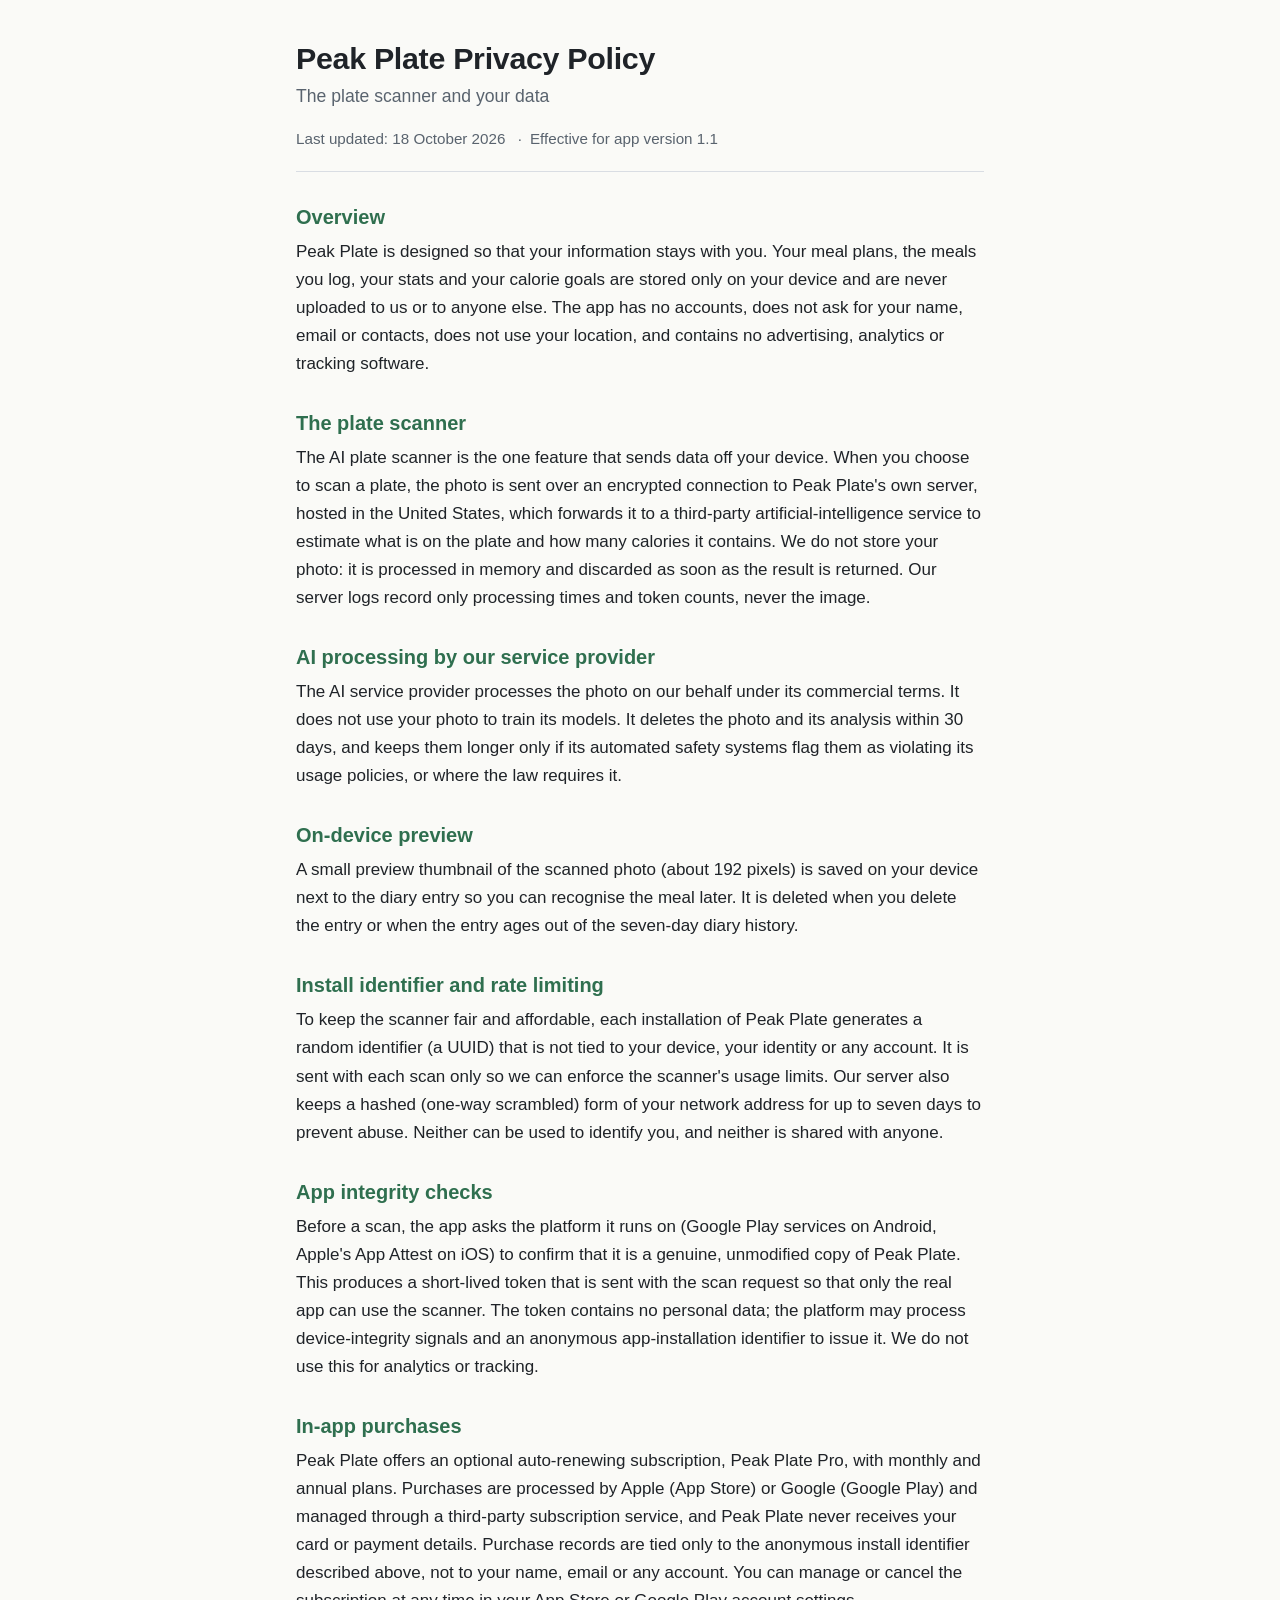
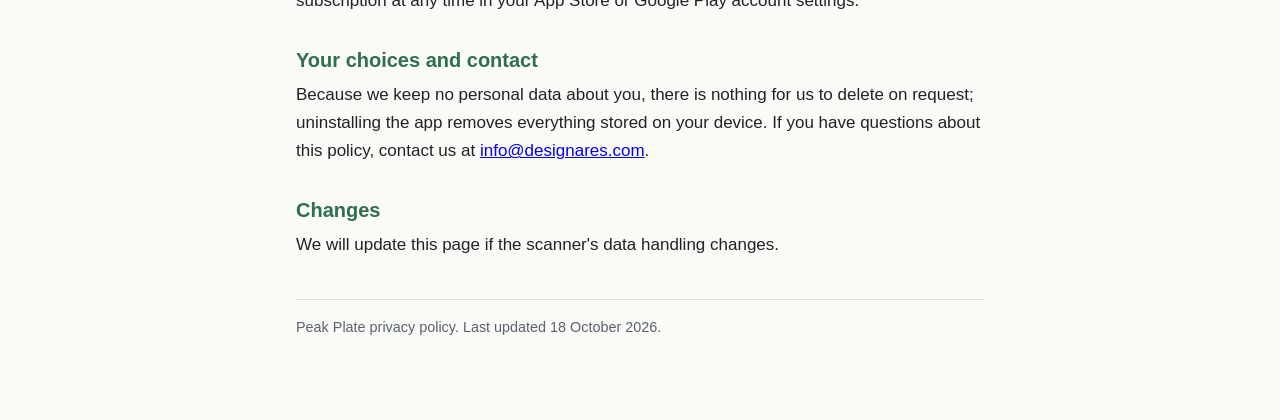
<file: index.html>
<!doctype html>
<html lang="en">
<head>
  <meta charset="utf-8">
  <meta name="viewport" content="width=device-width, initial-scale=1">
  <meta name="description" content="Privacy policy for the Peak Plate app: what the AI plate scanner does with your photo, what stays on your device, and how to contact us.">
  <title>Peak Plate Privacy Policy</title>
  <style>
    :root {
      color-scheme: light dark;
      --bg: #fafaf7;
      --fg: #1f2328;
      --muted: #59636e;
      --rule: #d9dde3;
      --accent: #2f6f4f;
      --mark-bg: #fff3b0;
      --mark-fg: #3b2f00;
    }
    @media (prefers-color-scheme: dark) {
      :root {
        --bg: #14171a;
        --fg: #e6e9ec;
        --muted: #9aa4ae;
        --rule: #2c3238;
        --accent: #7fc8a0;
        --mark-bg: #4a3f0a;
        --mark-fg: #fff3b0;
      }
    }
    * { box-sizing: border-box; }
    html { -webkit-text-size-adjust: 100%; }
    body {
      margin: 0;
      background: var(--bg);
      color: var(--fg);
      font-family: -apple-system, BlinkMacSystemFont, "Segoe UI", Roboto, "Helvetica Neue", Arial, sans-serif;
      font-size: 17px;
      line-height: 1.65;
    }
    main {
      max-width: 720px;
      margin: 0 auto;
      padding: 40px 16px 64px;
    }
    header {
      border-bottom: 1px solid var(--rule);
      padding-bottom: 20px;
      margin-bottom: 28px;
    }
    h1 {
      font-size: 1.9rem;
      line-height: 1.2;
      margin: 0 0 6px;
      letter-spacing: -0.01em;
    }
    .subtitle {
      margin: 0 0 14px;
      font-size: 1.1rem;
      color: var(--muted);
    }
    .meta {
      margin: 0;
      font-size: 0.95rem;
      color: var(--muted);
    }
    .meta span + span::before {
      content: "\00b7";
      margin: 0 8px;
    }
    h2 {
      font-size: 1.25rem;
      line-height: 1.3;
      margin: 32px 0 8px;
      color: var(--accent);
    }
    p { margin: 0 0 16px; }
    mark {
      background: var(--mark-bg);
      color: var(--mark-fg);
      padding: 0 4px;
      border-radius: 3px;
      font-weight: 600;
    }
    footer {
      margin-top: 40px;
      padding-top: 16px;
      border-top: 1px solid var(--rule);
      font-size: 0.9rem;
      color: var(--muted);
    }
    @media (max-width: 480px) {
      body { font-size: 16px; }
      main { padding-top: 28px; }
      h1 { font-size: 1.6rem; }
    }
  </style>
</head>
<body>
  <main>
    <header>
      <h1>Peak Plate Privacy Policy</h1>
      <p class="subtitle">The plate scanner and your data</p>
      <p class="meta">
        <span>Last updated: 18 October 2026</span>
        <span>Effective for app version 1.1</span>
      </p>
    </header>

    <h2 id="overview">Overview</h2>
    <p>Peak Plate is designed so that your information stays with you. Your meal plans, the meals you log, your stats and your calorie goals are stored only on your device and are never uploaded to us or to anyone else. The app has no accounts, does not ask for your name, email or contacts, does not use your location, and contains no advertising, analytics or tracking software.</p>

    <h2 id="plate-scanner">The plate scanner</h2>
    <p>The AI plate scanner is the one feature that sends data off your device. When you choose to scan a plate, the photo is sent over an encrypted connection to Peak Plate's own server, hosted in the United States, which forwards it to a third-party artificial-intelligence service to estimate what is on the plate and how many calories it contains. We do not store your photo: it is processed in memory and discarded as soon as the result is returned. Our server logs record only processing times and token counts, never the image.</p>

    <h2 id="ai-processing">AI processing by our service provider</h2>
    <p>The AI service provider processes the photo on our behalf under its commercial terms. It does not use your photo to train its models. It deletes the photo and its analysis within 30 days, and keeps them longer only if its automated safety systems flag them as violating its usage policies, or where the law requires it.</p>

    <h2 id="on-device-preview">On-device preview</h2>
    <p>A small preview thumbnail of the scanned photo (about 192 pixels) is saved on your device next to the diary entry so you can recognise the meal later. It is deleted when you delete the entry or when the entry ages out of the seven-day diary history.</p>

    <h2 id="install-identifier">Install identifier and rate limiting</h2>
    <p>To keep the scanner fair and affordable, each installation of Peak Plate generates a random identifier (a UUID) that is not tied to your device, your identity or any account. It is sent with each scan only so we can enforce the scanner's usage limits. Our server also keeps a hashed (one-way scrambled) form of your network address for up to seven days to prevent abuse. Neither can be used to identify you, and neither is shared with anyone.</p>

    <h2 id="app-integrity">App integrity checks</h2>
    <p>Before a scan, the app asks the platform it runs on (Google Play services on Android, Apple's App Attest on iOS) to confirm that it is a genuine, unmodified copy of Peak Plate. This produces a short-lived token that is sent with the scan request so that only the real app can use the scanner. The token contains no personal data; the platform may process device-integrity signals and an anonymous app-installation identifier to issue it. We do not use this for analytics or tracking.</p>

    <h2 id="in-app-purchases">In-app purchases</h2>
    <p>Peak Plate offers an optional auto-renewing subscription, Peak Plate Pro, with monthly and annual plans. Purchases are processed by Apple (App Store) or Google (Google Play) and managed through a third-party subscription service, and Peak Plate never receives your card or payment details. Purchase records are tied only to the anonymous install identifier described above, not to your name, email or any account. You can manage or cancel the subscription at any time in your App Store or Google Play account settings.</p>

    <h2 id="choices-and-contact">Your choices and contact</h2>
    <p>Because we keep no personal data about you, there is nothing for us to delete on request; uninstalling the app removes everything stored on your device. If you have questions about this policy, contact us at <a href="mailto:info@designares.com">info@designares.com</a>.</p>

    <h2 id="changes">Changes</h2>
    <p>We will update this page if the scanner's data handling changes.</p>

    <footer>
      <p>Peak Plate privacy policy. Last updated 18 October 2026.</p>
    </footer>
  </main>
</body>
</html>
</file>
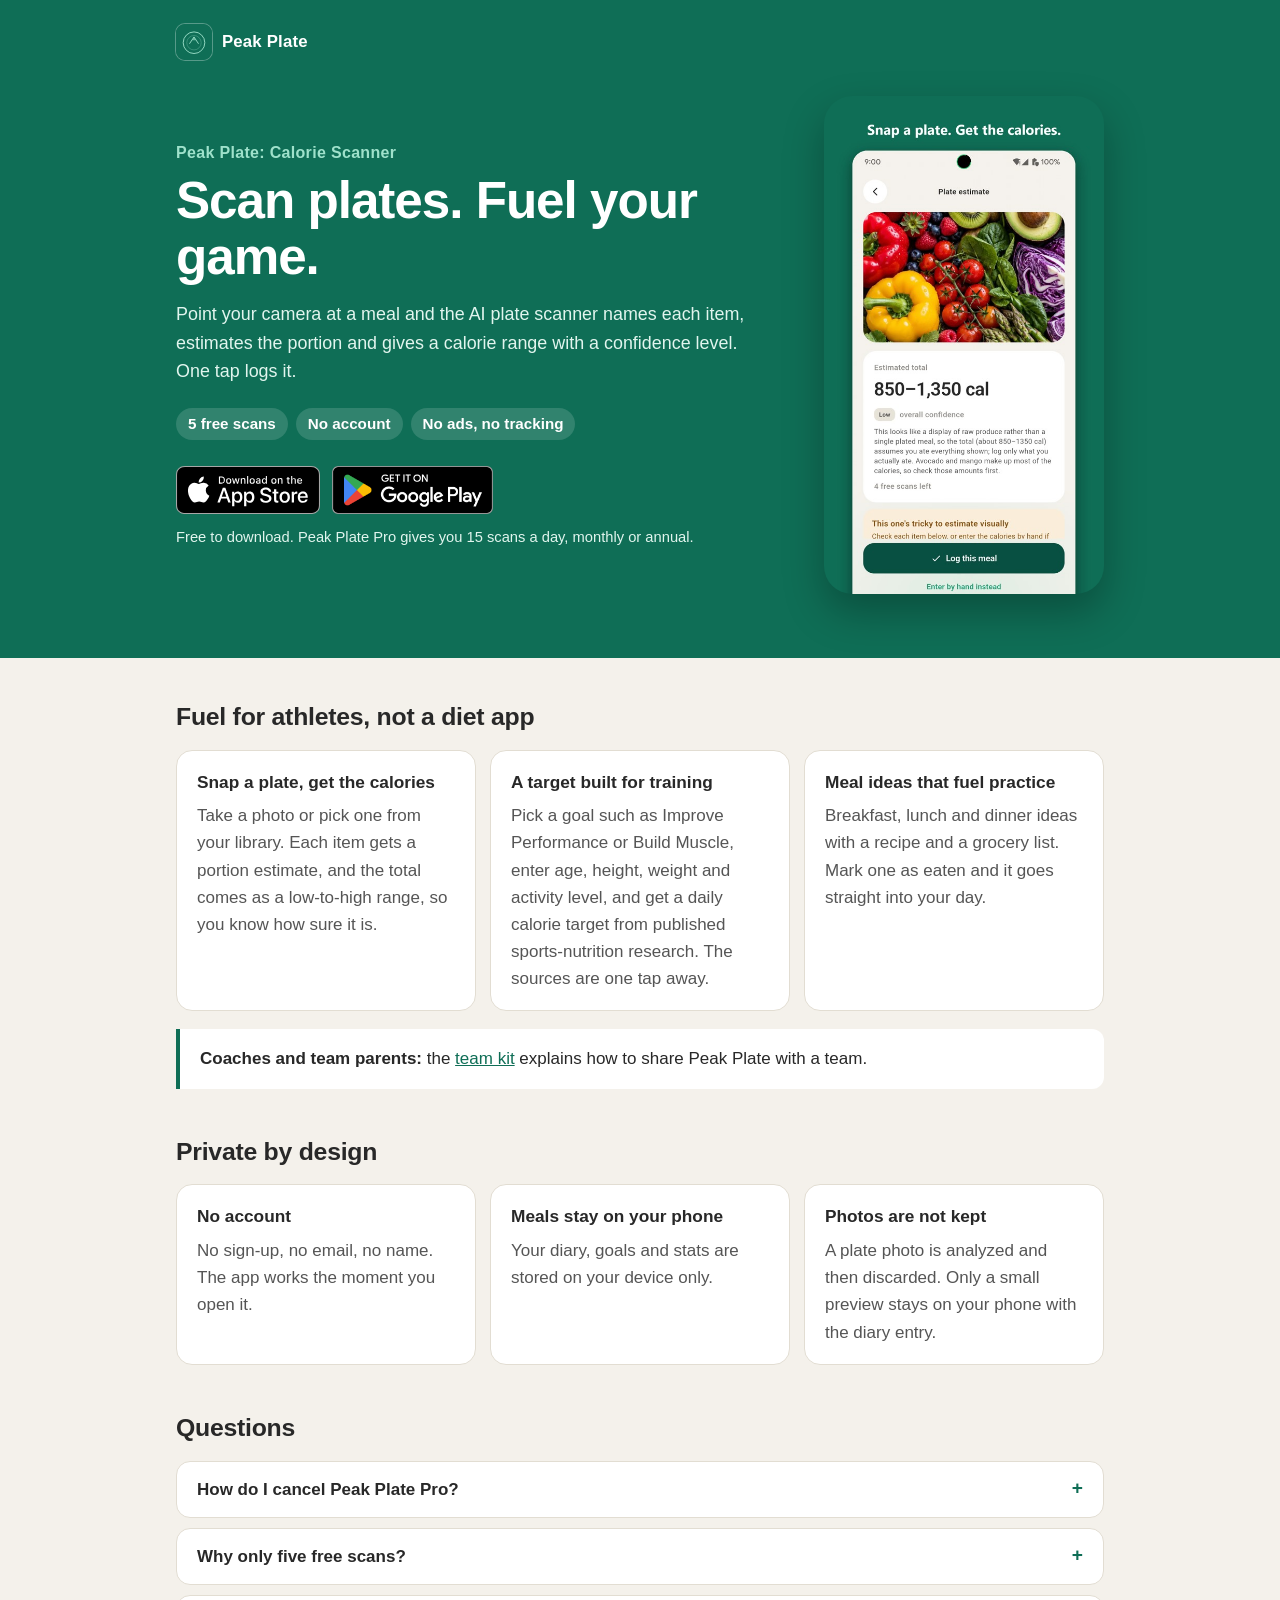
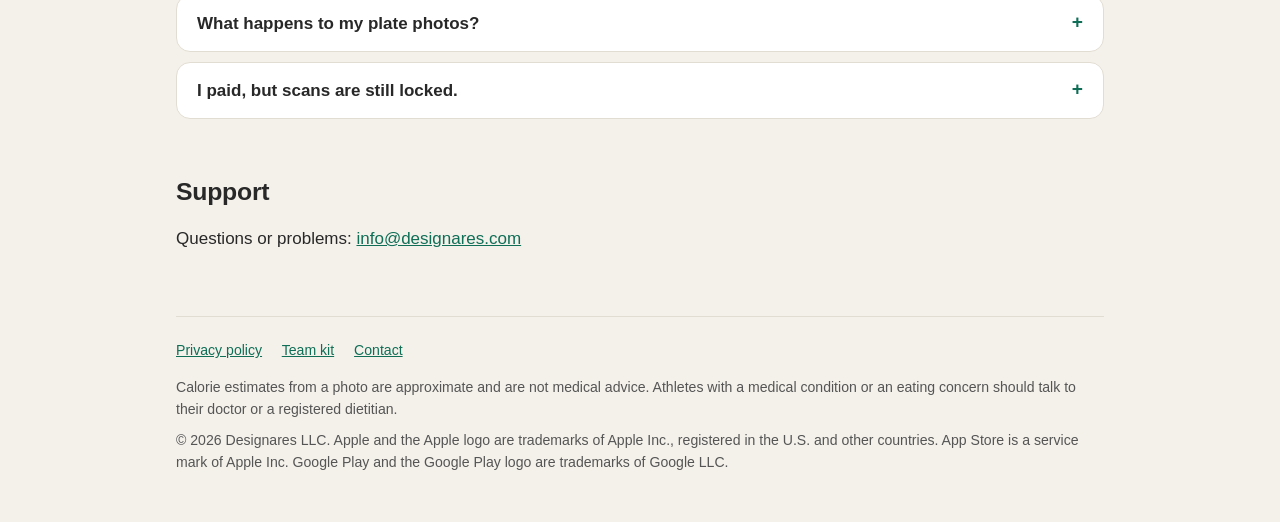
<file: app/index.html>
<!doctype html>
<html lang="en">
<head>
  <meta charset="utf-8">
  <meta name="viewport" content="width=device-width, initial-scale=1">
  <meta http-equiv="Content-Security-Policy" content="default-src 'none'; img-src 'self'; media-src 'self'; style-src 'self'; script-src 'self'; base-uri 'none'; form-action 'none'">
  <meta name="referrer" content="no-referrer">
  <title>Peak Plate: Calorie Scanner</title>
  <meta name="description" content="Scan plates. Fuel your game. Point your camera at a meal and Peak Plate's AI plate scanner gives an itemized calorie range in seconds. 5 free scans, no account, no tracking.">
  <link rel="canonical" href="https://dereksean.github.io/peakplate-site/app/">
  <link rel="icon" href="icon.svg" type="image/svg+xml">
  <link rel="apple-touch-icon" href="apple-touch-icon.png">
  <meta name="theme-color" content="#0f6e56">
  <meta property="og:type" content="website">
  <meta property="og:title" content="Peak Plate: Calorie Scanner">
  <meta property="og:description" content="Scan plates. Fuel your game. 5 free scans, no account, no tracking.">
  <meta property="og:url" content="https://dereksean.github.io/peakplate-site/app/">
  <meta property="og:image" content="https://dereksean.github.io/peakplate-site/app/share.jpg">
  <meta property="og:image:width" content="1024">
  <meta property="og:image:height" content="500">
  <meta name="twitter:card" content="summary_large_image">
  <script src="campaign.js" defer></script>
  <link rel="stylesheet" href="site.css">
</head>
<body>
  <header class="hero">
    <div class="wrap">
      <p class="brand"><img src="icon.svg" alt="" width="36" height="36"> Peak Plate</p>
      <div class="hero-grid">
        <div>
          <p class="eyebrow">Peak Plate: Calorie Scanner</p>
          <h1>Scan plates. Fuel your game.</h1>
          <p class="lead">Point your camera at a meal and the AI plate scanner names each item, estimates the portion and gives a calorie range with a confidence level. One tap logs it.</p>
          <ul class="facts">
            <li>5 free scans</li>
            <li>No account</li>
            <li>No ads, no tracking</li>
          </ul>
          <!-- The hrefs are the "site" campaign links; campaign.js swaps them for ?c=video, videoboost, coach or searchads. -->
          <div class="badges">
            <a data-store="ios" href="https://apps.apple.com/app/apple-store/id6788466814?pt=125384112&amp;ct=site&amp;mt=8"><img src="badge-app-store.svg" alt="Download on the App Store" width="144" height="48"></a>
            <a data-store="play" href="https://play.google.com/store/apps/details?id=com.peakplate.peak_plate&amp;referrer=utm_source%3Dpeakplate_site%26utm_medium%3Dweb%26utm_campaign%3Dsite"><img src="badge-google-play.png" alt="Get it on Google Play" width="161" height="48"></a>
          </div>
          <p class="small-print">Free to download. Peak Plate Pro gives you 15 scans a day, monthly or annual.</p>
        </div>
        <figure class="clip">
          <!--
            Scanner clip placeholder. When the 15-second clip is ready, save it here as
            scanner-clip.mp4 (1080 x 1920, H.264, real screen recording per video-scripts.md)
            and replace the <img> below with:
            <video src="scanner-clip.mp4" poster="scanner-poster.jpg" width="540" height="960"
                   controls muted playsinline preload="none"
                   aria-label="15-second clip: scanning a plate with Peak Plate"></video>
          -->
          <img src="scanner-poster.jpg" width="540" height="960" alt="The Peak Plate results screen: a photo of fresh produce, an estimated total of 850 to 1,350 calories with a confidence level, and a Log this meal button.">
        </figure>
      </div>
    </div>
  </header>

  <main class="wrap">
    <section aria-labelledby="what">
      <h2 id="what">Fuel for athletes, not a diet app</h2>
      <ul class="cards">
        <li>
          <h3>Snap a plate, get the calories</h3>
          <p>Take a photo or pick one from your library. Each item gets a portion estimate, and the total comes as a low-to-high range, so you know how sure it is.</p>
        </li>
        <li>
          <h3>A target built for training</h3>
          <p>Pick a goal such as Improve Performance or Build Muscle, enter age, height, weight and activity level, and get a daily calorie target from published sports-nutrition research. The sources are one tap away.</p>
        </li>
        <li>
          <h3>Meal ideas that fuel practice</h3>
          <p>Breakfast, lunch and dinner ideas with a recipe and a grocery list. Mark one as eaten and it goes straight into your day.</p>
        </li>
      </ul>
      <p class="coach-note"><strong>Coaches and team parents:</strong> the <a href="coach.html">team kit</a> explains how to share Peak Plate with a team.</p>
    </section>

    <section aria-labelledby="private">
      <h2 id="private">Private by design</h2>
      <ul class="cards">
        <li>
          <h3>No account</h3>
          <p>No sign-up, no email, no name. The app works the moment you open it.</p>
        </li>
        <li>
          <h3>Meals stay on your phone</h3>
          <p>Your diary, goals and stats are stored on your device only.</p>
        </li>
        <li>
          <h3>Photos are not kept</h3>
          <p>A plate photo is analyzed and then discarded. Only a small preview stays on your phone with the diary entry.</p>
        </li>
      </ul>
    </section>

    <section class="faq" aria-labelledby="faq">
      <h2 id="faq">Questions</h2>
      <details id="cancel">
        <summary>How do I cancel Peak Plate Pro?</summary>
        <div>
          <p><strong>iPhone:</strong> Settings &gt; your name &gt; Subscriptions &gt; Peak Plate Pro &gt; Cancel Subscription.</p>
          <p><strong>Android:</strong> Google Play &gt; profile picture &gt; Payments and subscriptions &gt; Subscriptions &gt; Peak Plate Pro &gt; Cancel.</p>
          <p>Pro stays on until the end of the period you paid for. Deleting the app does not cancel the subscription.</p>
        </div>
      </details>
      <details id="free-scans">
        <summary>Why only five free scans?</summary>
        <div>
          <p>Each scan runs a paid analysis on our servers, so every install gets five to try it; Peak Plate Pro covers up to 15 a day. Typing a meal in by hand is free and unlimited.</p>
        </div>
      </details>
      <details id="photos">
        <summary>What happens to my plate photos?</summary>
        <div>
          <p>A plate photo is analyzed and then discarded. It is never stored on our servers, and the AI service that analyzes it deletes it within 30 days (the <a href="../">privacy policy</a> lists the narrow exceptions). Only a small preview stays on your phone with the diary entry, and it is deleted with the entry.</p>
        </div>
      </details>
      <details id="restore">
        <summary>I paid, but scans are still locked.</summary>
        <div>
          <p>Open Profile &gt; Restore purchases. If that does not help, email us with the store (App Store or Google Play) and the date of purchase.</p>
        </div>
      </details>
    </section>

    <section class="support" aria-labelledby="support">
      <h2 id="support">Support</h2>
      <p>Questions or problems: <a href="mailto:info@designares.com">info@designares.com</a></p>
    </section>

    <footer>
      <nav aria-label="Site">
        <a href="../">Privacy policy</a>
        <a href="coach.html">Team kit</a>
        <a href="mailto:info@designares.com">Contact</a>
      </nav>
      <p class="disclaimer">Calorie estimates from a photo are approximate and are not medical advice. Athletes with a medical condition or an eating concern should talk to their doctor or a registered dietitian.</p>
      <p>&copy; 2026 Designares LLC. Apple and the Apple logo are trademarks of Apple Inc., registered in the U.S. and other countries. App Store is a service mark of Apple Inc. Google Play and the Google Play logo are trademarks of Google LLC.</p>
    </footer>
  </main>
</body>
</html>
</file>
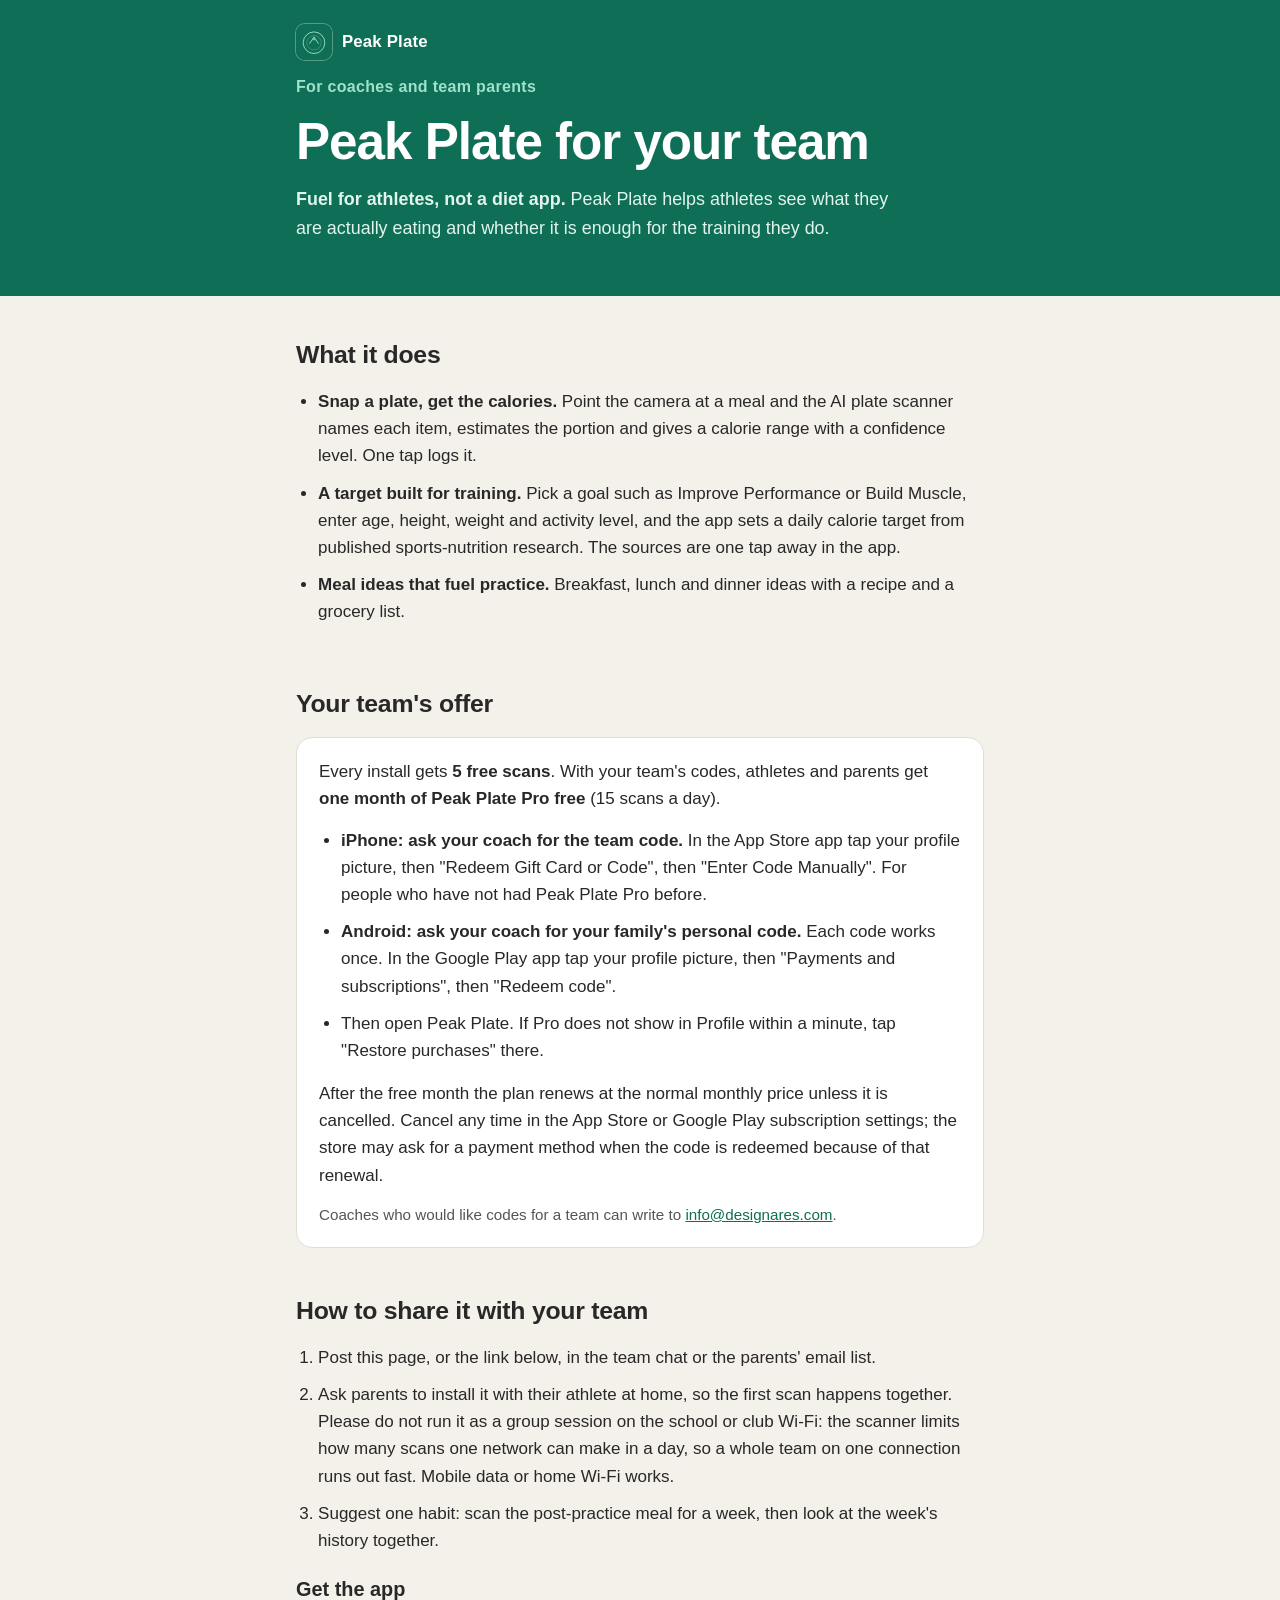
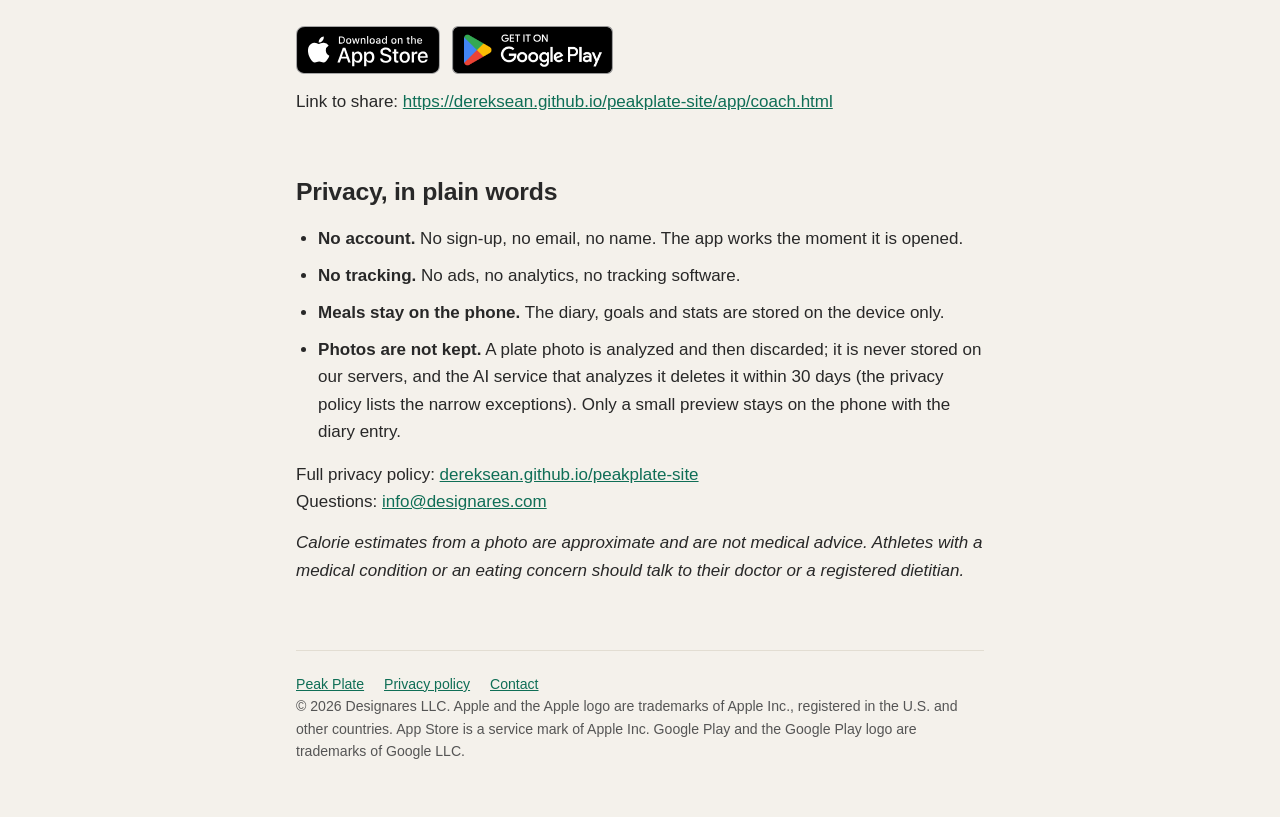
<file: app/coach.html>
<!doctype html>
<html lang="en">
<head>
  <meta charset="utf-8">
  <meta name="viewport" content="width=device-width, initial-scale=1">
  <meta http-equiv="Content-Security-Policy" content="default-src 'none'; img-src 'self'; style-src 'self'; script-src 'self'; base-uri 'none'; form-action 'none'">
  <meta name="referrer" content="no-referrer">
  <title>Peak Plate for your team</title>
  <meta name="description" content="Peak Plate for coaches and team parents: what the AI plate scanner does, your team's offer, how to share it, and the privacy promise in plain words.">
  <link rel="canonical" href="https://dereksean.github.io/peakplate-site/app/coach.html">
  <link rel="icon" href="icon.svg" type="image/svg+xml">
  <link rel="apple-touch-icon" href="apple-touch-icon.png">
  <meta name="theme-color" content="#0f6e56">
  <meta property="og:type" content="website">
  <meta property="og:title" content="Peak Plate for your team">
  <meta property="og:description" content="Fuel for athletes, not a diet app. One month of Peak Plate Pro free with your team's code.">
  <meta property="og:url" content="https://dereksean.github.io/peakplate-site/app/coach.html">
  <meta property="og:image" content="https://dereksean.github.io/peakplate-site/app/share.jpg">
  <meta property="og:image:width" content="1024">
  <meta property="og:image:height" content="500">
  <meta name="twitter:card" content="summary_large_image">
  <link rel="stylesheet" href="site.css">
  <script src="coach.js" defer></script>
</head>
<body>
  <!-- The coach kit from the PeakPlate repo, docs/marketing/coach-kit.md (the part below its line).
       Open as coach.html?code=TEAMCODE to show a team's App Store code; coach.js fills it in. -->
  <header class="hero hero-compact">
    <div class="wrap prose">
      <p class="brand"><a href="./"><img src="icon.svg" alt="" width="36" height="36"> Peak Plate</a></p>
      <p class="eyebrow">For coaches and team parents</p>
      <h1>Peak Plate for your team</h1>
      <p class="lead"><strong>Fuel for athletes, not a diet app.</strong> Peak Plate helps athletes see what they are actually eating and whether it is enough for the training they do.</p>
    </div>
  </header>

  <main class="wrap prose">
    <section aria-labelledby="what">
      <h2 id="what">What it does</h2>
      <ul>
        <li><strong>Snap a plate, get the calories.</strong> Point the camera at a meal and the AI plate scanner names each item, estimates the portion and gives a calorie range with a confidence level. One tap logs it.</li>
        <li><strong>A target built for training.</strong> Pick a goal such as Improve Performance or Build Muscle, enter age, height, weight and activity level, and the app sets a daily calorie target from published sports-nutrition research. The sources are one tap away in the app.</li>
        <li><strong>Meal ideas that fuel practice.</strong> Breakfast, lunch and dinner ideas with a recipe and a grocery list.</li>
      </ul>
    </section>

    <section aria-labelledby="offer">
      <h2 id="offer">Your team's offer</h2>
      <div class="offer">
        <p>Every install gets <strong>5 free scans</strong>. With your team's codes, athletes and parents get <strong>one month of Peak Plate Pro free</strong> (15 scans a day).</p>
        <ul>
          <li data-with-code hidden><strong>iPhone: team code <span class="code" data-team-code></span>.</strong> <a data-redeem href="https://apps.apple.com/redeem?ctx=offercodes&amp;id=6788466814">Open the redemption link</a> on the iPhone, or in the App Store app tap your profile picture, then "Redeem Gift Card or Code", then "Enter Code Manually". For people who have not had Peak Plate Pro before.</li>
          <li data-without-code><strong>iPhone: ask your coach for the team code.</strong> In the App Store app tap your profile picture, then "Redeem Gift Card or Code", then "Enter Code Manually". For people who have not had Peak Plate Pro before.</li>
          <li><strong>Android: ask your coach for your family's personal code.</strong> Each code works once. In the Google Play app tap your profile picture, then "Payments and subscriptions", then "Redeem code".</li>
          <li>Then open Peak Plate. If Pro does not show in Profile within a minute, tap "Restore purchases" there.</li>
        </ul>
        <p>After the free month the plan renews at the normal monthly price unless it is cancelled. Cancel any time in the App Store or Google Play subscription settings; the store may ask for a payment method when the code is redeemed because of that renewal.</p>
        <p class="note" data-without-code>Coaches who would like codes for a team can write to <a href="mailto:info@designares.com">info@designares.com</a>.</p>
      </div>
    </section>

    <section aria-labelledby="share">
      <h2 id="share">How to share it with your team</h2>
      <ol>
        <li>Post this page, or the link below, in the team chat or the parents' email list.</li>
        <li>Ask parents to install it with their athlete at home, so the first scan happens together. Please do not run it as a group session on the school or club Wi-Fi: the scanner limits how many scans one network can make in a day, so a whole team on one connection runs out fast. Mobile data or home Wi-Fi works.</li>
        <li>Suggest one habit: scan the post-practice meal for a week, then look at the week's history together.</li>
      </ol>
      <h3 id="get">Get the app</h3>
      <div class="badges coach-badges">
        <a href="https://apps.apple.com/app/apple-store/id6788466814?pt=125384112&amp;ct=coach&amp;mt=8"><img src="badge-app-store.svg" alt="Download on the App Store" width="144" height="48"></a>
        <a href="https://play.google.com/store/apps/details?id=com.peakplate.peak_plate&amp;referrer=utm_source%3Dpeakplate_site%26utm_medium%3Dreferral%26utm_campaign%3Dcoach"><img src="badge-google-play.png" alt="Get it on Google Play" width="161" height="48"></a>
      </div>
      <p>Link to share: <a class="share-link" data-share href="https://dereksean.github.io/peakplate-site/app/coach.html">https://dereksean.github.io/peakplate-site/app/coach.html</a></p>
    </section>

    <section aria-labelledby="privacy">
      <h2 id="privacy">Privacy, in plain words</h2>
      <ul>
        <li><strong>No account.</strong> No sign-up, no email, no name. The app works the moment it is opened.</li>
        <li><strong>No tracking.</strong> No ads, no analytics, no tracking software.</li>
        <li><strong>Meals stay on the phone.</strong> The diary, goals and stats are stored on the device only.</li>
        <li><strong>Photos are not kept.</strong> A plate photo is analyzed and then discarded; it is never stored on our servers, and the AI service that analyzes it deletes it within 30 days (the privacy policy lists the narrow exceptions). Only a small preview stays on the phone with the diary entry.</li>
      </ul>
      <p>Full privacy policy: <a href="../">dereksean.github.io/peakplate-site</a><br>
      Questions: <a href="mailto:info@designares.com">info@designares.com</a></p>
      <p><em>Calorie estimates from a photo are approximate and are not medical advice. Athletes with a medical condition or an eating concern should talk to their doctor or a registered dietitian.</em></p>
    </section>

    <footer>
      <nav aria-label="Site">
        <a href="./">Peak Plate</a>
        <a href="../">Privacy policy</a>
        <a href="mailto:info@designares.com">Contact</a>
      </nav>
      <p class="disclaimer">&copy; 2026 Designares LLC. Apple and the Apple logo are trademarks of Apple Inc., registered in the U.S. and other countries. App Store is a service mark of Apple Inc. Google Play and the Google Play logo are trademarks of Google LLC.</p>
    </footer>
  </main>
</body>
</html>
</file>
<file: app/site.css>
/* Shared styles for the Peak Plate app pages (index.html and coach.html). */
:root {
  color-scheme: light dark;
  --bg: #f4f1eb;
  --fg: #282828;
  --muted: #555555;
  --card: #ffffff;
  --rule: #e2ddd2;
  --accent: #0f6e56;
  --band: #0f6e56;
  --band-fg: #ffffff;
  --band-soft: #e1f5ee;
  --band-mint: #9fe1cb;
  --chip: rgba(255, 255, 255, 0.14);
}
@media (prefers-color-scheme: dark) {
  :root {
    --bg: #111816;
    --fg: #e8ece9;
    --muted: #a3ada8;
    --card: #18211e;
    --rule: #2a3531;
    --accent: #7fd3b4;
    --band: #0b4f3e;
    --band-fg: #ffffff;
    --band-soft: #d4efe5;
    --band-mint: #9fe1cb;
    --chip: rgba(255, 255, 255, 0.10);
  }
}
* { box-sizing: border-box; }
html { -webkit-text-size-adjust: 100%; }
body {
  margin: 0;
  background: var(--bg);
  color: var(--fg);
  font-family: -apple-system, BlinkMacSystemFont, "Segoe UI", Roboto, "Helvetica Neue", Arial, sans-serif;
  font-size: 17px;
  line-height: 1.6;
}
a { color: var(--accent); }
a:focus-visible, summary:focus-visible {
  outline: 3px solid var(--band-mint);
  outline-offset: 3px;
  border-radius: 4px;
}
.wrap {
  max-width: 960px;
  margin: 0 auto;
  padding: 0 16px;
}

/* Hero band */
.hero {
  background: var(--band);
  color: var(--band-fg);
  padding: 20px 0 48px;
}
.brand {
  display: flex;
  align-items: center;
  gap: 10px;
  margin: 0 0 36px;
  font-weight: 700;
  font-size: 1.05rem;
  letter-spacing: 0.01em;
}
.brand img { width: 36px; height: 36px; border-radius: 9px; box-shadow: 0 0 0 1px rgba(255, 255, 255, 0.3); }
.hero-grid {
  display: grid;
  grid-template-columns: 1fr;
  gap: 36px;
  align-items: center;
}
.eyebrow {
  margin: 0 0 8px;
  color: var(--band-mint);
  font-size: 1rem;
  font-weight: 600;
  letter-spacing: 0.02em;
}
h1 {
  margin: 0 0 16px;
  font-size: 2.6rem;
  line-height: 1.08;
  letter-spacing: -0.02em;
}
.lead {
  margin: 0 0 22px;
  font-size: 1.12rem;
  color: var(--band-soft);
  max-width: 34em;
}
.facts {
  display: flex;
  flex-wrap: wrap;
  gap: 8px;
  margin: 0 0 26px;
  padding: 0;
  list-style: none;
}
.facts li {
  background: var(--chip);
  border-radius: 999px;
  padding: 4px 12px;
  font-size: 0.95rem;
  font-weight: 600;
}
.badges {
  display: flex;
  flex-wrap: wrap;
  gap: 12px;
  align-items: center;
  margin: 0 0 12px;
}
.badges a { display: inline-block; line-height: 0; border-radius: 8px; }
.badges img { height: 48px; width: auto; }
.small-print {
  margin: 0;
  font-size: 0.92rem;
  color: var(--band-soft);
}

/* Scanner clip (a still until the 15-second clip is ready) */
.clip {
  margin: 0 auto;
  width: 100%;
  max-width: 280px;
}
.clip img, .clip video {
  display: block;
  width: 100%;
  height: auto;
  aspect-ratio: 9 / 16;
  object-fit: cover;
  border-radius: 28px;
  box-shadow: 0 18px 40px rgba(0, 0, 0, 0.28);
  background: #0a3f32;
}

/* Content */
main section { padding: 44px 0 4px; }
h2 {
  margin: 0 0 18px;
  font-size: 1.55rem;
  line-height: 1.2;
  letter-spacing: -0.01em;
}
.cards {
  display: grid;
  grid-template-columns: 1fr;
  gap: 14px;
  margin: 0;
  padding: 0;
  list-style: none;
}
.cards li {
  background: var(--card);
  border: 1px solid var(--rule);
  border-radius: 16px;
  padding: 18px 20px;
}
.cards h3 { margin: 0 0 6px; font-size: 1.08rem; }
.cards p { margin: 0; color: var(--muted); }
.coach-note {
  margin: 18px 0 0;
  padding: 16px 20px;
  border-left: 4px solid var(--accent);
  background: var(--card);
  border-radius: 0 12px 12px 0;
}
.faq details {
  background: var(--card);
  border: 1px solid var(--rule);
  border-radius: 14px;
  margin: 0 0 10px;
}
.faq summary {
  cursor: pointer;
  padding: 14px 20px;
  font-weight: 650;
  list-style: none;
  display: flex;
  justify-content: space-between;
  gap: 16px;
}
.faq summary::-webkit-details-marker { display: none; }
.faq summary::after {
  content: "+";
  color: var(--accent);
  font-weight: 700;
  font-size: 1.2rem;
  line-height: 1.3;
}
.faq details[open] summary::after { content: "\2212"; }
.faq details > div { padding: 0 20px 14px; }
.faq details p { margin: 0 0 10px; }
.faq details p:last-child { margin-bottom: 0; }
.support p { margin: 0 0 12px; }
footer {
  margin-top: 48px;
  border-top: 1px solid var(--rule);
  padding: 22px 0 40px;
  font-size: 0.88rem;
  color: var(--muted);
}
footer p { margin: 0 0 8px; }
footer nav a { margin-right: 16px; }
footer .disclaimer { margin-top: 14px; }

@media (min-width: 760px) {
  .hero { padding: 24px 0 64px; }
  .hero-grid { grid-template-columns: 1fr 280px; gap: 56px; }
  h1 { font-size: 3.2rem; }
  .cards { grid-template-columns: repeat(3, 1fr); }
}
@media (max-width: 420px) {
  body { font-size: 16px; }
  h1 { font-size: 2.2rem; }
  .badges img { height: 44px; }
}

/* Coach page */
.hero-compact { padding-bottom: 40px; }
.hero-compact h1 { max-width: 16em; }
.brand a { color: inherit; text-decoration: none; display: inline-flex; align-items: center; gap: 10px; }
.prose { max-width: 720px; }
.prose ul, .prose ol { padding-left: 1.3em; margin: 0 0 16px; }
.prose li { margin: 0 0 10px; }
.prose p { margin: 0 0 14px; }
.offer {
  background: var(--card);
  border: 1px solid var(--rule);
  border-radius: 16px;
  padding: 20px 22px 6px;
}
.code {
  font-family: ui-monospace, SFMono-Regular, Menlo, Consolas, monospace;
  font-weight: 700;
  letter-spacing: 0.04em;
  background: var(--bg);
  border: 1px solid var(--rule);
  border-radius: 6px;
  padding: 1px 7px;
}
.share-link { overflow-wrap: anywhere; }
.coach-badges { margin: 4px 0 14px; }
.note { color: var(--muted); font-size: 0.95rem; }

@media print {
  :root { color-scheme: light; }
  body { background: #fff; color: #000; font-size: 11pt; }
  .hero { background: none; color: #000; padding: 0 0 8px; }
  .eyebrow, .lead, .small-print { color: #333; }
  .brand img { border: 1px solid #ccc; }
  main section { padding-top: 14px; }
  .offer, .cards li { border-color: #bbb; }
  a { color: #000; }
  footer nav { display: none; }
}
</file>
